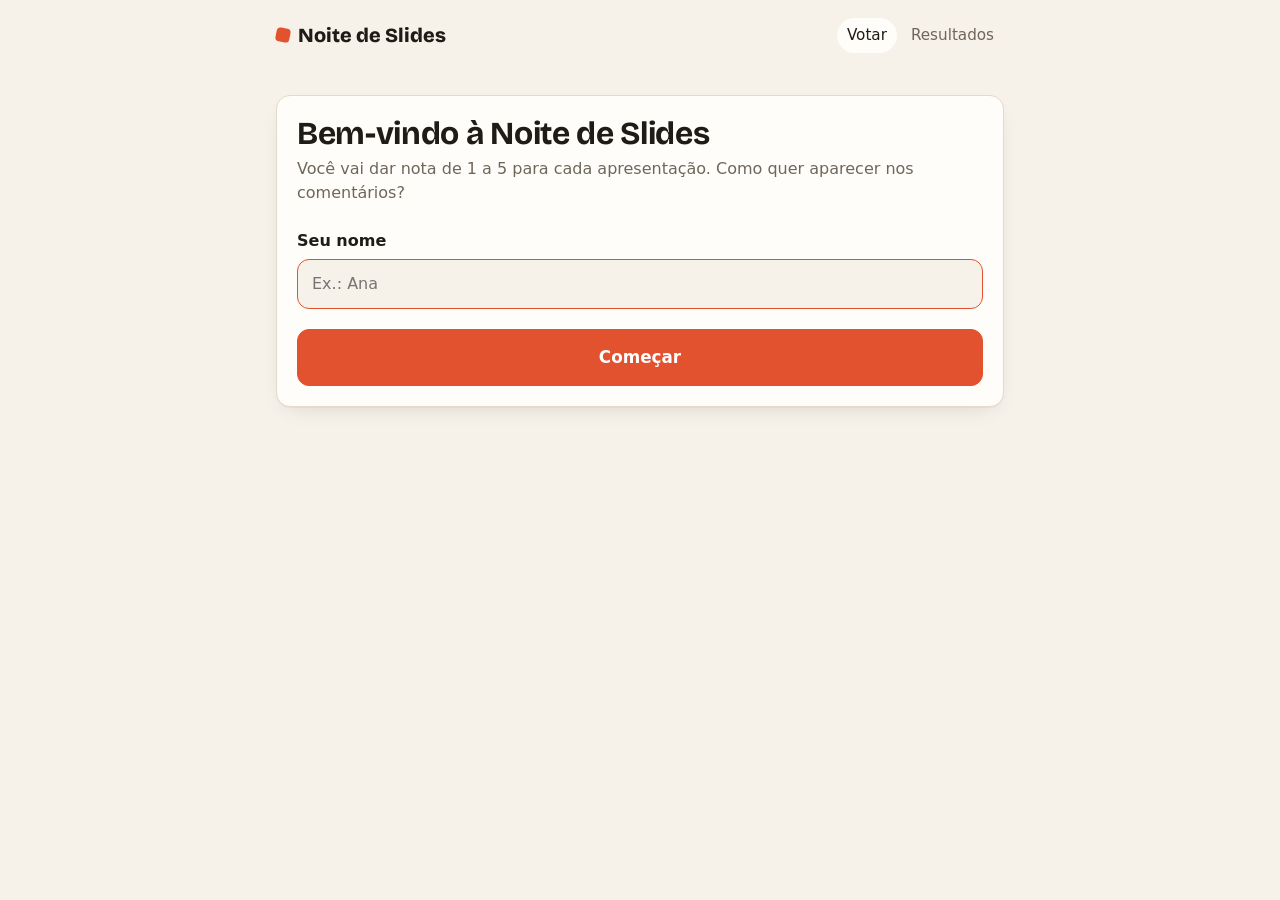
<file: index.html>
<!doctype html>
<html lang="pt-BR">
<head>
  <meta charset="utf-8">
  <meta name="viewport" content="width=device-width, initial-scale=1">
  <title>Noite de Slides — Votar</title>
  <meta name="description" content="Avalie as apresentações da noite.">
  <link rel="icon" href="data:image/svg+xml,<svg xmlns='http://www.w3.org/2000/svg' viewBox='0 0 32 32'><rect x='5' y='5' width='22' height='22' rx='5' fill='%23e2522f' transform='rotate(12 16 16)'/></svg>">
  <link rel="preconnect" href="https://fonts.googleapis.com">
  <link rel="preconnect" href="https://fonts.gstatic.com" crossorigin>
  <link href="https://fonts.googleapis.com/css2?family=Bricolage+Grotesque:opsz,wght@12..96,700;12..96,800&display=swap" rel="stylesheet">
  <link rel="stylesheet" href="style.css">
</head>
<body>
  <header class="top">
    <a class="brand" href="./">Noite de Slides</a>
    <nav><a href="./" aria-current="page">Votar</a><a href="resultados.html">Resultados</a></nav>
  </header>
  <main id="app" class="wrap" aria-live="polite"></main>
  <script type="module" src="vote.js"></script>
</body>
</html>
</file>
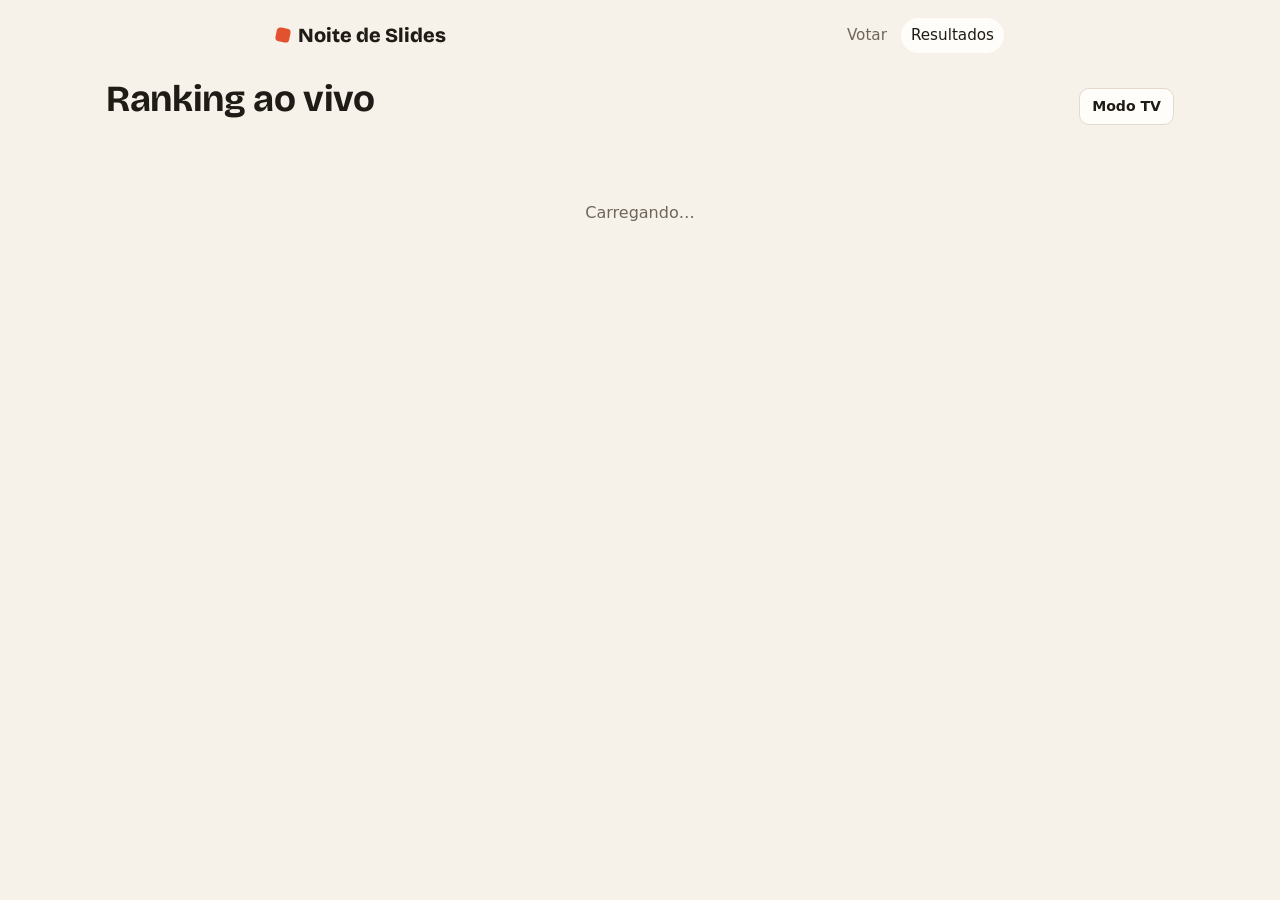
<file: resultados.html>
<!doctype html>
<html lang="pt-BR">
<head>
  <meta charset="utf-8">
  <meta name="viewport" content="width=device-width, initial-scale=1">
  <title>Noite de Slides — Resultados</title>
  <meta name="description" content="Ranking ao vivo das apresentações.">
  <link rel="icon" href="data:image/svg+xml,<svg xmlns='http://www.w3.org/2000/svg' viewBox='0 0 32 32'><rect x='5' y='5' width='22' height='22' rx='5' fill='%23e2522f' transform='rotate(12 16 16)'/></svg>">
  <link rel="preconnect" href="https://fonts.googleapis.com">
  <link rel="preconnect" href="https://fonts.gstatic.com" crossorigin>
  <link href="https://fonts.googleapis.com/css2?family=Bricolage+Grotesque:opsz,wght@12..96,700;12..96,800&display=swap" rel="stylesheet">
  <link rel="stylesheet" href="style.css">
</head>
<body>
  <header class="top">
    <a class="brand" href="./">Noite de Slides</a>
    <nav><a href="./">Votar</a><a href="resultados.html" aria-current="page">Resultados</a></nav>
  </header>
  <main class="wrap wide">
    <div class="hello">
      <h1>Ranking ao vivo</h1>
      <button class="btn small" id="tv" type="button">Modo TV</button>
    </div>
    <div id="app"><section class="empty"><p class="dots">Carregando</p></section></div>
  </main>
  <script type="module" src="results.js"></script>
</body>
</html>
</file>
<file: style.css>
:root {
  --bg: #f6f1e9;
  --surface: #fffdf9;
  --ink: #1f1b16;
  --muted: #6f665b;
  --line: #e4dacb;
  --accent: #e2522f;
  --accent-ink: #ffffff;
  --accent-soft: #fbe3da;
  --good: #2f7d4f;
  --good-soft: #dcefe2;
  --bar: #e2522f;
  --shadow: 0 1px 0 rgba(31, 27, 22, .04), 0 8px 24px -12px rgba(31, 27, 22, .18);
  --radius: 14px;
  --display: "Bricolage Grotesque", ui-sans-serif, system-ui, sans-serif;
  --body: ui-sans-serif, system-ui, -apple-system, "Segoe UI", sans-serif;
  color-scheme: light;
}
@media (prefers-color-scheme: dark) {
  :root {
    --bg: #17140f;
    --surface: #221e18;
    --ink: #f3ece1;
    --muted: #a99f91;
    --line: #3a332a;
    --accent: #ff6b45;
    --accent-ink: #1a0f0b;
    --accent-soft: #40241b;
    --good: #6fcf97;
    --good-soft: #1f3528;
    --bar: #ff6b45;
    --shadow: 0 1px 0 rgba(0, 0, 0, .3), 0 10px 30px -14px rgba(0, 0, 0, .6);
    color-scheme: dark;
  }
}

* { box-sizing: border-box; }
html { -webkit-text-size-adjust: 100%; }
body {
  margin: 0;
  background: var(--bg);
  color: var(--ink);
  font: 16px/1.5 var(--body);
  min-height: 100vh;
}
h1, h2, h3 { font-family: var(--display); line-height: 1.1; margin: 0; letter-spacing: -.01em; }
a { color: inherit; }
code { font-size: .9em; background: var(--accent-soft); padding: .1em .35em; border-radius: 6px; }

.top {
  display: flex; align-items: center; justify-content: space-between; gap: 12px;
  max-width: 760px; margin: 0 auto; padding: 18px 16px;
}
.brand { font-family: var(--display); font-weight: 800; font-size: 1.25rem; text-decoration: none; display: flex; align-items: center; gap: 8px; }
.brand::before { content: ""; width: 14px; height: 14px; border-radius: 4px; background: var(--accent); transform: rotate(12deg); }
.top nav { display: flex; gap: 4px; }
.top nav a { text-decoration: none; color: var(--muted); padding: 6px 10px; border-radius: 999px; font-size: .95rem; }
.top nav a:hover, .top nav a[aria-current] { color: var(--ink); background: var(--surface); }

.wrap { max-width: 760px; margin: 0 auto; padding: 0 16px 64px; }
.wrap.wide { max-width: 1100px; }

.lede { color: var(--muted); margin: 6px 0 24px; }
.hello { display: flex; align-items: baseline; justify-content: space-between; gap: 12px; margin: 8px 0 20px; flex-wrap: wrap; }
.hello h1 { font-size: clamp(1.7rem, 5vw, 2.3rem); }

.card {
  background: var(--surface); border: 1px solid var(--line); border-radius: var(--radius);
  box-shadow: var(--shadow); padding: 20px; margin-bottom: 16px;
}
.card h2 { font-size: 1.45rem; }
.by { color: var(--muted); margin: 4px 0 0; }
.tag {
  display: inline-flex; align-items: center; gap: 6px; font-size: .78rem; font-weight: 600;
  text-transform: uppercase; letter-spacing: .06em; color: var(--accent); margin-bottom: 8px;
}
.tag.live::before { content: ""; width: 8px; height: 8px; border-radius: 50%; background: var(--accent); }
.tag.closed { color: var(--muted); }

.crit { border: 0; padding: 0; margin: 20px 0 0; }
.crit legend { font-weight: 600; padding: 0; }
.crit .hint { color: var(--muted); font-size: .88rem; margin: 0 0 8px; }
.scale { display: grid; grid-template-columns: repeat(5, 1fr); gap: 8px; }
.scale input { position: absolute; opacity: 0; pointer-events: none; }
.scale label {
  display: grid; place-items: center; height: 48px; border-radius: 12px; cursor: pointer;
  border: 1.5px solid var(--line); background: var(--bg); font-weight: 700; font-size: 1.1rem;
  transition: transform .08s, background .15s, border-color .15s;
  user-select: none;
}
.scale label:hover { border-color: var(--accent); }
.scale label:active { transform: scale(.96); }
.scale input:checked + label { background: var(--accent); border-color: var(--accent); color: var(--accent-ink); }
.scale input:focus-visible + label { outline: 3px solid var(--accent); outline-offset: 2px; }
.scale-ends { display: flex; justify-content: space-between; font-size: .78rem; color: var(--muted); margin-top: 4px; }

label.field { display: block; font-weight: 600; margin: 20px 0 6px; }
input[type=text], input[type=password], textarea {
  width: 100%; font: inherit; color: var(--ink); background: var(--bg);
  border: 1.5px solid var(--line); border-radius: 12px; padding: 12px 14px;
}
textarea { min-height: 84px; resize: vertical; }
input:focus, textarea:focus { outline: none; border-color: var(--accent); }

.btn {
  display: inline-flex; align-items: center; justify-content: center; gap: 8px;
  font: inherit; font-weight: 600; border-radius: 12px; padding: 12px 18px; cursor: pointer;
  border: 1.5px solid var(--line); background: var(--surface); color: var(--ink); text-decoration: none;
}
.btn:hover { border-color: var(--ink); }
.btn.primary { background: var(--accent); color: var(--accent-ink); border-color: var(--accent); }
.btn.primary:hover { filter: brightness(1.05); }
.btn.block { width: 100%; margin-top: 20px; padding: 15px; font-size: 1.05rem; }
.btn.small { padding: 7px 12px; font-size: .88rem; border-radius: 10px; }
.btn.ghost { background: transparent; border-color: transparent; color: var(--muted); }
.btn.ghost:hover { color: var(--ink); border-color: var(--line); }
.btn.danger:hover { border-color: var(--accent); color: var(--accent); }
.btn:disabled { opacity: .45; cursor: not-allowed; }
.linkish { background: none; border: 0; padding: 0; font: inherit; color: var(--muted); text-decoration: underline; cursor: pointer; }

.done { display: flex; align-items: center; justify-content: space-between; gap: 12px; flex-wrap: wrap; margin-top: 16px;
  background: var(--good-soft); color: var(--good); padding: 12px 14px; border-radius: 12px; font-weight: 600; }

.empty { text-align: center; padding: 56px 16px; }
.empty h2 { font-size: 1.6rem; margin-bottom: 8px; }
.empty p { color: var(--muted); max-width: 420px; margin: 0 auto; }
.dots::after { content: "…"; animation: blink 1.4s infinite; }
@keyframes blink { 50% { opacity: .2; } }

/* resultados */
.rank { list-style: none; padding: 0; margin: 0; }
.rank > li { display: grid; grid-template-columns: 56px 1fr auto; gap: 16px; align-items: start; }
.pos { font-family: var(--display); font-weight: 800; font-size: 2rem; color: var(--muted); line-height: 1; padding-top: 4px; }
.rank > li:first-child .pos { color: var(--accent); }
.score { text-align: right; }
.score b { font-family: var(--display); font-size: 2.4rem; line-height: 1; display: block; font-variant-numeric: tabular-nums; }
.score span { color: var(--muted); font-size: .85rem; }
.bars { display: grid; grid-template-columns: max-content 1fr 2.5em; gap: 6px 10px; align-items: center; margin-top: 14px; font-size: .88rem; }
.bars .t { color: var(--muted); }
.bars .track { height: 8px; border-radius: 99px; background: var(--line); overflow: hidden; }
.bars .fill { display: block; height: 100%; background: var(--bar); border-radius: 99px; transform-origin: left; transition: transform .5s ease; }
.bars .v { text-align: right; font-variant-numeric: tabular-nums; font-weight: 600; }
details.comments { margin-top: 14px; }
details.comments summary { cursor: pointer; color: var(--muted); font-size: .9rem; }
details.comments ul { list-style: none; padding: 0; margin: 10px 0 0; display: grid; gap: 8px; }
details.comments li { background: var(--bg); border-radius: 10px; padding: 10px 12px; font-size: .95rem; }
details.comments li small { display: block; color: var(--muted); margin-top: 2px; }

/* admin */
.row { display: flex; gap: 8px; flex-wrap: wrap; align-items: center; }
.grow { flex: 1 1 200px; }
.admin-item { display: grid; grid-template-columns: 1fr auto; gap: 12px; align-items: center; }
.admin-item .meta { color: var(--muted); font-size: .9rem; }
.admin-item .actions { display: flex; gap: 6px; flex-wrap: wrap; justify-content: flex-end; }
.share { display: grid; grid-template-columns: auto 1fr; gap: 20px; align-items: center; }
.qr { background: #fff; padding: 10px; border-radius: 12px; width: 160px; height: 160px; }
.qr svg, .qr img { width: 100%; height: 100%; display: block; }
.url { word-break: break-all; font-weight: 600; }
.section-title { font-size: 1.1rem; margin: 32px 0 12px; display: flex; justify-content: space-between; align-items: center; gap: 12px; flex-wrap: wrap; }
.err { color: var(--accent); font-weight: 600; margin: 10px 0 0; min-height: 1.5em; }

.toast {
  position: fixed; left: 50%; bottom: 24px; transform: translate(-50%, 20px); opacity: 0; pointer-events: none;
  background: var(--ink); color: var(--bg); padding: 12px 18px; border-radius: 12px; font-weight: 600;
  transition: .2s; max-width: calc(100% - 32px); z-index: 10;
}
.toast.show { opacity: 1; transform: translate(-50%, 0); }
.toast.bad { background: var(--accent); color: var(--accent-ink); }

@media (max-width: 560px) {
  .rank > li { grid-template-columns: 36px 1fr; }
  .rank .score { grid-column: 2; text-align: left; display: flex; align-items: baseline; gap: 8px; }
  .score b { display: inline; font-size: 1.9rem; }
  .pos { font-size: 1.5rem; }
  .admin-item { grid-template-columns: 1fr; }
  .admin-item .actions { justify-content: flex-start; }
  .share { grid-template-columns: 1fr; justify-items: center; text-align: center; }
}

/* modo TV: resultados em tela grande */
body.tv .wrap.wide { max-width: 1400px; }
body.tv .rank { display: grid; grid-template-columns: repeat(auto-fit, minmax(420px, 1fr)); gap: 0 16px; }
@media (prefers-reduced-motion: reduce) { * { animation: none !important; transition: none !important; } }
</file>
